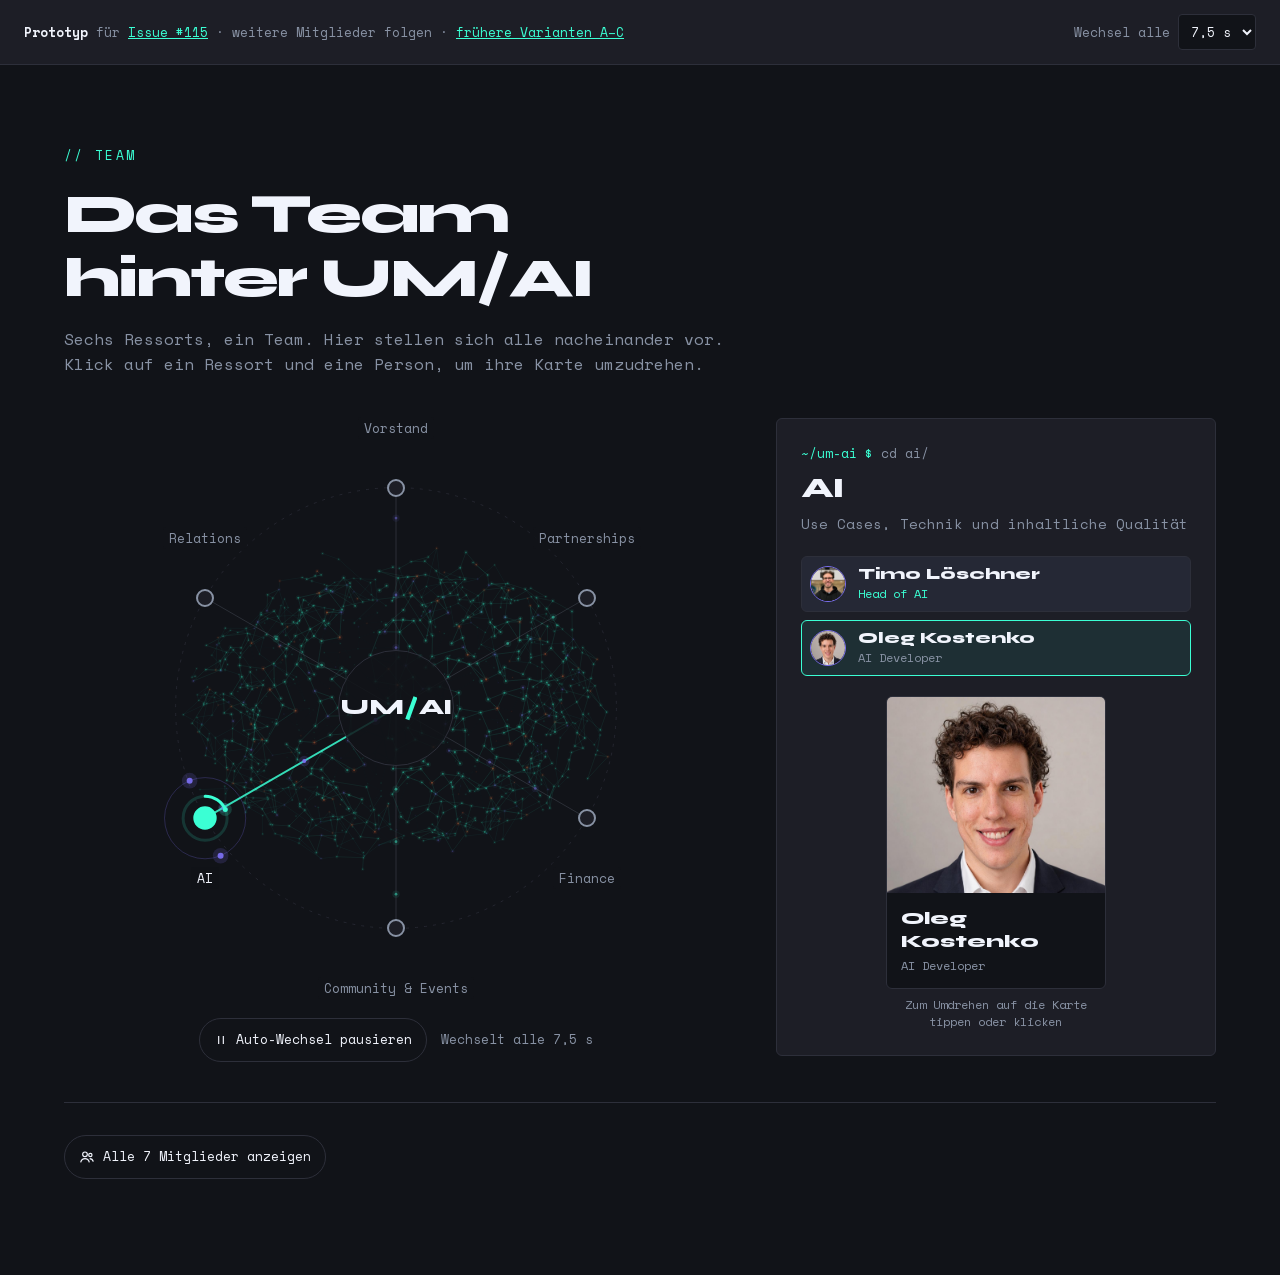
<file: index.html>
<!doctype html>
<html lang="de">
<head>
<meta charset="utf-8">
<meta name="viewport" content="width=device-width, initial-scale=1">
<title>UM/AI Team-Seite · Prototyp</title>
<meta name="theme-color" content="#111318">
<link rel="stylesheet" href="team.css?v=9">
</head>
<body>

<!-- Leiste nur für die Vorstellung im Team, gehört nicht zum Design. -->
<aside class="proto" aria-label="Prototyp-Einstellungen">
  <p class="proto__text"><strong>Prototyp</strong> für <a href="https://github.com/UM-AI-ORG/Mannheim-AI-Website/issues/115">Issue #115</a> · weitere Mitglieder folgen · <a href="varianten.html">frühere Varianten A–C</a></p>
  <div class="proto__regler">
    <label class="proto__feld">Wechsel alle
      <select id="optIntervall">
        <option value="5">5 s</option>
        <option value="7.5" selected>7,5 s</option>
        <option value="10">10 s</option>
      </select>
    </label>
  </div>
</aside>

<main class="seite">
  <section class="team" aria-labelledby="team-titel">
    <div class="team__kopf">
      <p class="label">// team</p>
      <h2 id="team-titel" class="titel">Das Team hinter UM/AI</h2>
      <p class="intro">Sechs Ressorts, ein Team. Hier stellen sich alle nacheinander vor. Klick auf ein Ressort und eine Person, um ihre Karte umzudrehen.</p>
    </div>

    <div class="buehne" id="buehne">
      <div class="orbit-spalte">
        <div class="orbit" id="orbit">
          <canvas class="orbit__netz" id="netz" aria-hidden="true"></canvas>
          <div class="orbit__hub" aria-hidden="true"><span>UM</span><svg width="12" height="26" viewBox="0 0 14 28"><rect x="5" y="0" width="5" height="28" fill="#3BFFD4" transform="rotate(20 7 14)"></rect></svg><span>AI</span></div>
          <div id="knoten" role="group" aria-label="Ressorts"></div>
        </div>
        <div class="steuerzeile">
          <button class="steuer" id="autoKnopf" type="button" aria-pressed="false">
            <svg class="icon-pause" width="14" height="14" viewBox="0 0 24 24" fill="none" stroke="currentColor" stroke-width="2" aria-hidden="true"><path d="M8 5v14M16 5v14"></path></svg>
            <svg class="icon-play" width="14" height="14" viewBox="0 0 24 24" fill="none" stroke="currentColor" stroke-width="2" aria-hidden="true"><path d="M7 4l13 8-13 8z"></path></svg>
            <span id="autoLabel">Auto-Wechsel pausieren</span>
          </button>
          <span class="steuerzeile__hinweis" id="autoHinweis">Wechselt alle 7,5 s</span>
        </div>
      </div>

      <div class="panel" id="panel">
        <div class="panel__kopf" id="panelKopf">
          <p class="terminal" aria-hidden="true"><span class="terminal__prompt">~/um-ai $</span> cd <span translate="no" id="teamSlug"></span></p>
          <h3 class="panel__titel" id="teamName"></h3>
          <p class="panel__text" id="teamText"></p>
        </div>
        <p class="leer" id="leer" hidden>Hier stellen sich bald die Mitglieder vor.</p>
        <div class="panel__inhalt" id="panelInhalt">
          <ul class="liste" id="liste" aria-label="Mitglieder"></ul>
          <div class="karten-spalte" id="kartenSpalte">
            <button class="karte" id="karte" type="button" aria-pressed="false" aria-describedby="karte-info">
              <span class="sr-only" id="karteAria"></span>
              <span class="karte__innen" aria-hidden="true">
                <span class="seite-v">
                  <span class="karte__bild">
                    <svg width="44" height="44" viewBox="0 0 24 24" fill="none" stroke="currentColor" stroke-width="1.2"><circle cx="12" cy="8" r="4"></circle><path d="M4 21c1.5-4 4.5-6 8-6s6.5 2 8 6"></path></svg>
                    <img class="foto" id="karteFoto" alt="" width="600" height="800" hidden>
                  </span>
                  <span class="karte__fuss">
                    <span class="karte__name" id="karteName"></span>
                    <span class="karte__rolle" id="karteRolle"></span>
                  </span>
                </span>
                <span class="seite-h">
                  <span class="karte__bild karte__bild--spass">
                    <svg width="36" height="36" viewBox="0 0 24 24" fill="none" stroke="currentColor" stroke-width="1.2"><path d="M12 3v4M12 17v4M3 12h4M17 12h4M6 6l2.5 2.5M15.5 15.5 18 18M6 18l2.5-2.5M15.5 8.5 18 6"></path></svg>
                    <span class="platzhalter">[SPASSBILD]</span>
                    <span class="spass" id="karteSpass" hidden><img class="s-basis" alt=""><span class="s-ton"></span><img class="s-geist" alt=""><span class="s-linien"></span><span class="s-punkte"></span><span class="s-strich"></span></span>
                  </span>
                  <span class="karte__fuss">
                    <span class="karte__label">fun fact</span>
                    <span class="karte__fakt" id="karteFakt"></span>
                  </span>
                </span>
              </span>
            </button>
            <p id="karte-info" class="sr-only"></p>
            <p class="hinweis">Zum Umdrehen auf die Karte tippen oder klicken</p>
          </div>
        </div>
      </div>
    </div>

    <div class="alle">
      <button class="steuer" id="alleKnopf" type="button" aria-expanded="false" aria-controls="alleBereich">
        <svg width="16" height="16" viewBox="0 0 24 24" fill="none" stroke="currentColor" stroke-width="1.8" aria-hidden="true"><circle cx="9" cy="8" r="3.5"></circle><path d="M2.5 20c1-3.5 3.6-5.5 6.5-5.5s5.5 2 6.5 5.5"></path><circle cx="17" cy="9" r="2.5"></circle><path d="M16 14.5c2.6 0 4.6 1.6 5.5 4.5"></path></svg>
        <span id="alleLabel">Alle Mitglieder anzeigen</span>
      </button>
      <div class="alle__bereich" id="alleBereich" hidden>
        <div class="suchzeile">
          <label for="suche" class="suchzeile__label">Suchen</label>
          <input id="suche" class="suche" type="search" placeholder="Name, Rolle oder Ressort…" autocomplete="off" spellcheck="false">
          <span class="suchzeile__zahl" id="trefferZahl" aria-live="polite"></span>
        </div>
        <p class="leer" id="keineTreffer" hidden></p>
        <ul class="raster" id="raster" aria-label="Alle Mitglieder"></ul>
      </div>
    </div>
  </section>
</main>

<script src="team.js?v=9" defer></script>
</body>
</html>
</file>
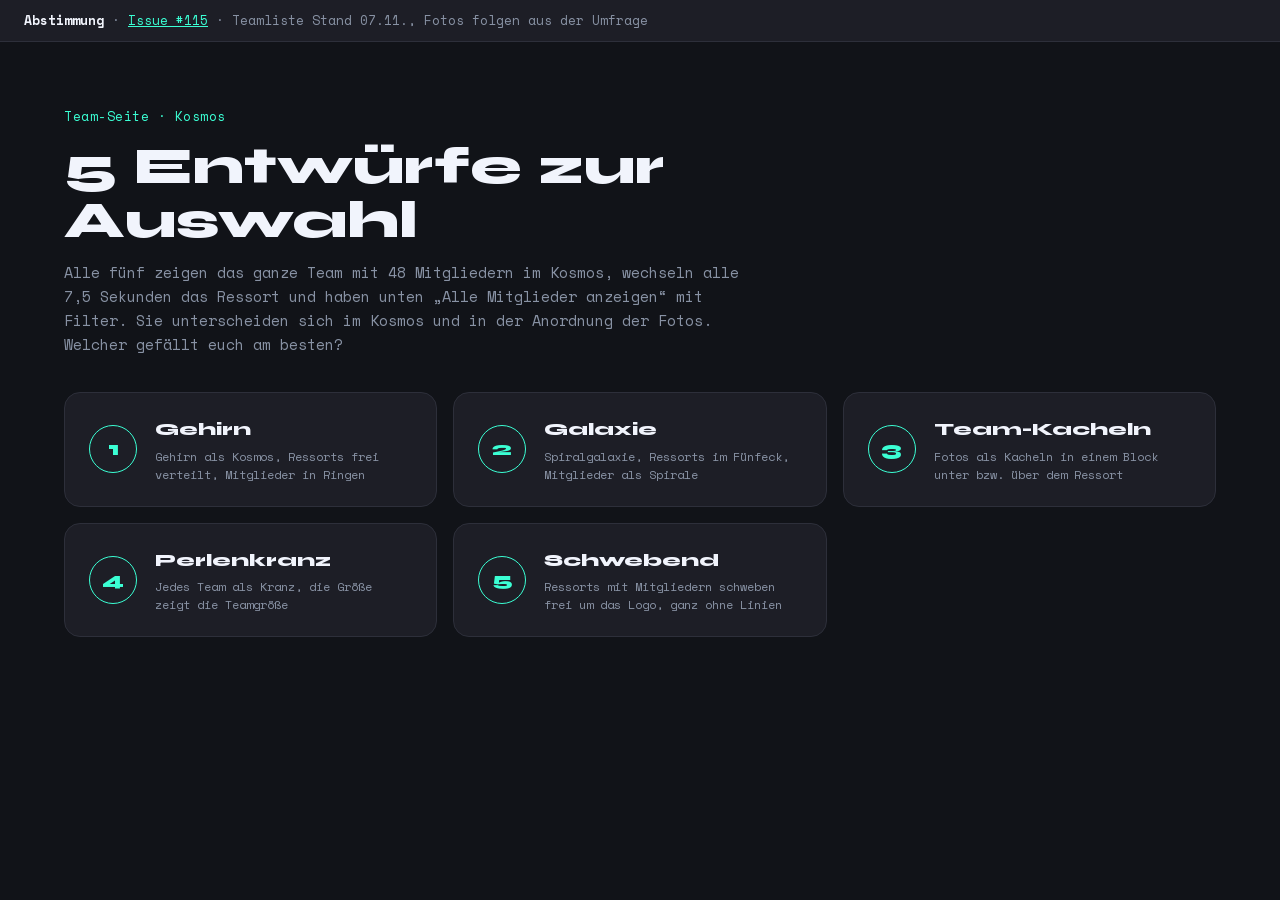
<file: ueberblick/index.html>
<!doctype html>
<html lang="de">
<head>
<meta charset="utf-8">
<meta name="viewport" content="width=device-width, initial-scale=1">
<title>UM/AI Team-Seite · 5 Kosmos-Entwürfe</title>
<meta name="description" content="Fünf Entwürfe für die Team-Seite von UM/AI zur Abstimmung.">
<meta name="theme-color" content="#111318">
<meta name="robots" content="noindex, nofollow">
<link rel="stylesheet" href="ueberblick.css?v=22">
</head>
<body>
<aside class="proto" aria-label="Entwürfe">
  <p><strong>Abstimmung</strong> · <a href="https://github.com/UM-AI-ORG/Mannheim-AI-Website/issues/115">Issue #115</a> · Teamliste Stand 07.11., Fotos folgen aus der Umfrage</p>
</aside>
<main class="seite">
  <div class="kopf">
    <div class="kopf__text">
      <p class="label">Team-Seite · Kosmos</p>
      <h1 class="titel">5 Entwürfe zur Auswahl</h1>
      <p class="intro">Alle fünf zeigen das ganze Team mit 48 Mitgliedern im Kosmos, wechseln alle 7,5 Sekunden das Ressort und haben unten „Alle Mitglieder anzeigen“ mit Filter. Sie unterscheiden sich im Kosmos und in der Anordnung der Fotos. Welcher gefällt euch am besten?</p>
    </div>
  </div>
  <ul class="u-liste">
    <li><a class="u-karte" href="c.html"><span class="u-nr">1</span><span><b>Gehirn</b><small>Gehirn als Kosmos, Ressorts frei verteilt, Mitglieder in Ringen</small></span></a></li>
    <li><a class="u-karte" href="c2.html"><span class="u-nr">2</span><span><b>Galaxie</b><small>Spiralgalaxie, Ressorts im Fünfeck, Mitglieder als Spirale</small></span></a></li>
    <li><a class="u-karte" href="c3.html"><span class="u-nr">3</span><span><b>Team-Kacheln</b><small>Fotos als Kacheln in einem Block unter bzw. über dem Ressort</small></span></a></li>
    <li><a class="u-karte" href="c4.html"><span class="u-nr">4</span><span><b>Perlenkranz</b><small>Jedes Team als Kranz, die Größe zeigt die Teamgröße</small></span></a></li>
    <li><a class="u-karte" href="c5.html"><span class="u-nr">5</span><span><b>Schwebend</b><small>Ressorts mit Mitgliedern schweben frei um das Logo, ganz ohne Linien</small></span></a></li>
  </ul>
</main>
</body>
</html>
</file>
<file: team.css>
/* UM/AI Team-Seite, Prototyp (Issue #115). Tokens 1:1 aus styles.css der Website. */
@font-face { font-family: 'Syne'; font-weight: 800; font-display: swap; src: url('assets/fonts/Syne-800-latin.woff2') format('woff2'); }
@font-face { font-family: 'Space Mono'; font-weight: 400; font-display: swap; src: url('assets/fonts/SpaceMono-400.woff2') format('woff2'); }
@font-face { font-family: 'Space Mono'; font-weight: 700; font-display: swap; src: url('assets/fonts/SpaceMono-700.woff2') format('woff2'); }

:root {
  color-scheme: dark;
  --mai-bg: #111318;
  --mai-surface-1: #1D1E26;
  --mai-surface-2: #252835;
  --mai-border: #2D2F3A;
  --mai-cyan: #3BFFD4;
  --mai-violet: #7B6FF0;
  --mai-text: #F1F4FC;
  --mai-text-sec: #8892A4;
  --mai-cyan-08: rgba(59, 255, 212, 0.08);
  --mai-violet-14: rgba(123, 111, 240, 0.14);
  --mai-font-display: 'Syne', 'Space Mono', system-ui, sans-serif;
  --mai-font-mono: 'Space Mono', ui-monospace, monospace;
}

* { box-sizing: border-box; }
/* Eigene display-Regeln würden sonst das hidden-Attribut überstimmen. */
[hidden] { display: none !important; }
body { margin: 0; background: var(--mai-bg); color: var(--mai-text); font-family: var(--mai-font-mono); font-size: 16px; line-height: 1.6; }
a { color: var(--mai-cyan); }
a:hover { color: var(--mai-text); }
button, input, select { font: inherit; color: inherit; }
button { cursor: pointer; touch-action: manipulation; }
:focus-visible { outline: 2px solid var(--mai-cyan); outline-offset: 3px; }
.sr-only { position: absolute; width: 1px; height: 1px; padding: 0; margin: -1px; overflow: hidden; clip: rect(0, 0, 0, 0); white-space: nowrap; border: 0; }

/* Prototyp-Leiste */
.proto { display: flex; flex-wrap: wrap; gap: 8px 24px; align-items: center; justify-content: space-between; padding: 10px 24px; background: var(--mai-surface-1); border-bottom: 1px solid var(--mai-border); font-size: 13px; color: var(--mai-text-sec); }
.proto__text { margin: 0; }
.proto__text strong { color: var(--mai-text); }
.proto__regler { display: flex; flex-wrap: wrap; gap: 8px 20px; }
.proto__feld { display: inline-flex; align-items: center; gap: 8px; min-height: 44px; }
.proto__feld input { width: 18px; height: 18px; accent-color: var(--mai-cyan); }
.proto__feld select { background: var(--mai-bg); color: var(--mai-text); border: 1px solid var(--mai-border); border-radius: 4px; padding: 6px 8px; }

/* Seite */
.seite { padding: 80px 24px 96px; }
.team { max-width: 1152px; margin: 0 auto; display: flex; flex-direction: column; gap: 40px; }
.team__kopf { display: flex; flex-direction: column; gap: 16px; max-width: 680px; }
.label { margin: 0; font-size: 13px; letter-spacing: 0.18em; text-transform: uppercase; color: var(--mai-cyan); }
.titel { margin: 0; font-family: var(--mai-font-display); font-weight: 800; font-size: clamp(26px, 5vw, 56px); line-height: 1.15; letter-spacing: -0.045em; text-wrap: balance; }
.intro { margin: 0; color: var(--mai-text-sec); }

.buehne { display: flex; flex-wrap: wrap; gap: 48px; align-items: flex-start; }

/* Orbit */
.orbit-spalte { flex: 999 1 440px; min-width: 0; display: flex; flex-direction: column; align-items: center; gap: 20px; }
.orbit { position: relative; width: 100%; max-width: 580px; aspect-ratio: 1; container-type: inline-size; }
.orbit__netz { position: absolute; inset: 0; width: 100%; height: 100%; display: block; }
.orbit__hub { position: absolute; left: 50%; top: 50%; transform: translate(-50%, -50%); width: 20%; aspect-ratio: 1; border-radius: 50%; background: rgba(17, 19, 24, 0.85); border: 1px solid var(--mai-border); display: flex; align-items: center; justify-content: center; gap: 2px; font-family: var(--mai-font-display); font-weight: 800; font-size: clamp(13px, 2.6vw, 22px); letter-spacing: -0.03em; }

.knoten { position: absolute; transform: translate(-50%, -50%); width: 44px; height: 44px; display: flex; align-items: center; justify-content: center; background: none; border: 0; padding: 0; }
.knoten__punkt { width: 18px; height: 18px; border-radius: 50%; background: var(--mai-surface-1); border: 2px solid var(--mai-text-sec); transition: transform .3s, background-color .3s, border-color .3s; }
.knoten:hover .knoten__punkt { border-color: var(--mai-cyan); transform: scale(1.2); }
.knoten.ist-aktiv .knoten__punkt { background: var(--mai-cyan); border-color: var(--mai-cyan); transform: scale(1.3); }
.knoten__name { position: absolute; left: 50%; transform: translateX(-50%); font-size: 13px; line-height: 1.4; color: var(--mai-text-sec); white-space: nowrap; background: rgba(17, 19, 24, 0.85); padding: 2px 6px; border-radius: 3px; transition: color .3s; }
.knoten.ist-aktiv .knoten__name { color: var(--mai-text); }
.name-oben .knoten__name { bottom: calc(50% + 7cqw + 8px); }
.name-unten .knoten__name { top: calc(50% + 7cqw + 8px); }

.steuerzeile { display: flex; flex-wrap: wrap; align-items: center; justify-content: center; gap: 8px 14px; }
.steuerzeile__hinweis { font-size: 13px; color: var(--mai-text-sec); }
.steuer { display: inline-flex; align-items: center; gap: 8px; background: transparent; border: 1px solid var(--mai-border); border-radius: 999px; padding: 8px 14px; min-height: 44px; font-size: 13px; color: var(--mai-text); transition: border-color .2s; }
.steuer:hover { border-color: var(--mai-text-sec); }
.steuer .icon-play { display: none; }
.steuer[aria-pressed="true"] .icon-play { display: block; }
.steuer[aria-pressed="true"] .icon-pause { display: none; }

/* Panel */
.panel { flex: 1 1 440px; min-width: 0; display: flex; flex-direction: column; gap: 20px; border: 1px solid var(--mai-border); border-radius: 6px; background: var(--mai-surface-1); padding: 24px; scroll-margin-top: 24px; }
.panel__kopf { display: flex; flex-direction: column; gap: 8px; }
.terminal { margin: 0; font-size: 13px; color: var(--mai-text-sec); }
.terminal__prompt { color: var(--mai-cyan); }
.panel__titel { margin: 0; font-family: var(--mai-font-display); font-weight: 800; font-size: 28px; line-height: 1.2; letter-spacing: -0.03em; }
.panel__text { margin: 0; font-size: 14px; color: var(--mai-text-sec); }
.panel__inhalt { display: flex; flex-wrap: wrap; gap: 20px; align-items: flex-start; }
.leer { margin: 0; padding: 20px; border: 1px dashed var(--mai-border); border-radius: 6px; font-size: 14px; color: var(--mai-text-sec); }

.liste { flex: 1 1 180px; min-width: 0; list-style: none; margin: 0; padding: 0; display: flex; flex-direction: column; gap: 8px; }
.eintrag { display: flex; align-items: center; gap: 12px; width: 100%; min-height: 44px; padding: 8px; border: 1px solid var(--mai-border); border-radius: 6px; background: var(--mai-surface-2); text-align: left; transition: border-color .2s, background-color .2s; }
.eintrag:hover { border-color: var(--mai-text-sec); }
.eintrag.ist-aktiv { border-color: var(--mai-cyan); background: var(--mai-cyan-08); }
.avatar { width: 36px; height: 36px; flex: none; position: relative; overflow: hidden; border-radius: 50%; background: var(--mai-bg); border: 1px solid var(--mai-violet); display: flex; align-items: center; justify-content: center; color: var(--mai-text-sec); }
.avatar img { position: absolute; inset: 0; width: 100%; height: 100%; object-fit: cover; object-position: 50% 20%; }
.eintrag__text { display: flex; flex-direction: column; gap: 2px; min-width: 0; }
.eintrag__name { display: flex; align-items: center; gap: 6px; font-family: var(--mai-font-display); font-weight: 800; font-size: 15px; line-height: 1.3; overflow-wrap: anywhere; }
.eintrag__rolle { font-size: 12px; line-height: 1.4; color: var(--mai-text-sec); }
.rolle--head { color: var(--mai-cyan); }

/* Karte */
.karten-spalte { flex: 0 1 220px; min-width: 180px; margin: 0 auto; display: flex; flex-direction: column; gap: 8px; }
.karte { background: none; border: 0; padding: 0; perspective: 1200px; text-align: left; aspect-ratio: 3 / 4; width: 100%; display: block; }
.karte__innen { position: relative; display: block; width: 100%; height: 100%; transform-style: preserve-3d; transition: transform .6s cubic-bezier(.2, .7, .2, 1); }
.karte[aria-pressed="true"] .karte__innen { transform: rotateY(180deg); }
.seite-v, .seite-h { position: absolute; inset: 0; display: flex; flex-direction: column; backface-visibility: hidden; -webkit-backface-visibility: hidden; border: 1px solid var(--mai-border); border-radius: 6px; overflow: hidden; background: var(--mai-bg); }
.seite-h { transform: rotateY(180deg); border-color: var(--mai-violet); }
.karte__bild { flex: 1; min-height: 0; position: relative; display: flex; flex-direction: column; align-items: center; justify-content: center; gap: 6px; background: var(--mai-surface-2); color: var(--mai-text-sec); }
.karte__bild--spass { background: var(--mai-violet-14); color: var(--mai-violet); }
.platzhalter { font-size: 11px; letter-spacing: 0.1em; }
.foto { position: absolute; inset: 0; width: 100%; height: 100%; object-fit: cover; object-position: 50% 20%; }
.karte__fuss { display: flex; flex-direction: column; gap: 4px; padding: 14px; }
.karte__name { font-family: var(--mai-font-display); font-weight: 800; font-size: 18px; line-height: 1.3; overflow-wrap: anywhere; }
.karte__rolle { font-size: 12px; line-height: 1.4; color: var(--mai-text-sec); }
.karte__label { font-size: 11px; letter-spacing: 0.18em; text-transform: uppercase; color: var(--mai-violet); }
.karte__fakt { font-size: 13px; line-height: 1.4; }
.hinweis { margin: 0; font-size: 12px; line-height: 1.4; color: var(--mai-text-sec); text-align: center; }

/* Spaßbild: CSS-Effekt nur für den Prototyp, später echte Bilder aus dem Spaßbild-Skill */
.spass { position: absolute; inset: 0; overflow: hidden; background: var(--mai-bg); }
.spass img { position: absolute; inset: 0; width: 100%; height: 100%; object-fit: cover; object-position: 50% 20%; }
.s-basis { filter: grayscale(1) contrast(1.6) brightness(1.05); }
.s-ton { position: absolute; inset: 0; background: var(--mai-cyan); mix-blend-mode: multiply; }
.s-geist { filter: grayscale(1) contrast(2) brightness(1.1); mix-blend-mode: screen; opacity: .45; transform: translateX(-8px); }
.s-linien { position: absolute; inset: 0; background: repeating-linear-gradient(0deg, rgba(17, 19, 24, .35) 0 2px, transparent 2px 5px); }
.s-punkte { position: absolute; inset: 0; background-image: radial-gradient(rgba(241, 244, 252, .55) 1px, transparent 1.5px); background-size: 20px 20px; mix-blend-mode: overlay; }
.s-strich { position: absolute; left: 10px; bottom: 10px; width: 8px; height: 36px; background: var(--mai-cyan); transform: rotate(20deg); }

/* Alle Mitglieder */
.alle { display: flex; flex-direction: column; align-items: flex-start; gap: 20px; border-top: 1px solid var(--mai-border); padding-top: 32px; }
.alle__bereich { width: 100%; display: flex; flex-direction: column; gap: 16px; }
.suchzeile { display: flex; flex-wrap: wrap; gap: 10px 14px; align-items: center; }
.suchzeile__label, .suchzeile__zahl { font-size: 13px; color: var(--mai-text-sec); }
.suche { flex: 1 1 240px; min-width: 0; min-height: 44px; padding: 10px 14px; font-size: 16px; color: var(--mai-text); background: var(--mai-bg); border: 1px solid var(--mai-border); border-radius: 6px; }
.suche::placeholder { color: var(--mai-text-sec); }
.suche:focus-visible { outline-offset: 2px; border-color: var(--mai-cyan); }
.raster { list-style: none; margin: 0; padding: 0; display: grid; grid-template-columns: repeat(auto-fill, minmax(min(240px, 100%), 1fr)); gap: 10px; }

/* Wechsel-Animation im Panel: zwei gleiche Keyframes, damit sie bei jedem Wechsel neu startet */
.rein-a > * { animation: rein-a .55s cubic-bezier(.2, .7, .2, 1) both; }
.rein-b > * { animation: rein-b .55s cubic-bezier(.2, .7, .2, 1) both; }
.rein-a > :nth-child(2), .rein-b > :nth-child(2) { animation-delay: 60ms; }
.rein-a > :nth-child(3), .rein-b > :nth-child(3) { animation-delay: 120ms; }
.rein-a > :nth-child(4), .rein-b > :nth-child(4) { animation-delay: 180ms; }
.rein-a > :nth-child(5), .rein-b > :nth-child(5) { animation-delay: 240ms; }
.rein-a > :nth-child(6), .rein-b > :nth-child(6) { animation-delay: 300ms; }
@keyframes rein-a { from { opacity: 0; transform: translateY(14px); } to { opacity: 1; transform: none; } }
@keyframes rein-b { from { opacity: 0; transform: translateY(14px); } to { opacity: 1; transform: none; } }

@media (max-width: 520px) {
  .knoten__name { font-size: 11px; }
  .name-links .knoten__name { left: 0; transform: none; }
  .name-rechts .knoten__name { left: auto; right: 0; transform: none; }
  .seite { padding-top: 48px; }
}

@media (prefers-reduced-motion: reduce) {
  .knoten__punkt, .knoten__name, .karte__innen, .eintrag, .steuer { transition: none; }
  .rein-a > *, .rein-b > * { animation: none; }
}
</file>
<file: ueberblick/ueberblick.css>
/* UM/AI Team-Seite, Entwürfe „Überblick“ (Issue #115). Tokens 1:1 aus styles.css der Website. */
@font-face { font-family: 'Syne'; font-weight: 800; font-display: swap; src: url('../assets/fonts/Syne-800-latin.woff2') format('woff2'); }
@font-face { font-family: 'Space Mono'; font-weight: 400; font-display: swap; src: url('../assets/fonts/SpaceMono-400.woff2') format('woff2'); }
@font-face { font-family: 'Space Mono'; font-weight: 700; font-display: swap; src: url('../assets/fonts/SpaceMono-700.woff2') format('woff2'); }

:root {
  color-scheme: dark;
  --bg: #111318; --s1: #1D1E26; --s2: #252835; --rand: #2D2F3A; --rand-stark: #6A7184; --deko: #3D4555;
  --cyan: #3BFFD4; --cyan-14: rgba(59, 255, 212, 0.14); --linie: rgba(59, 255, 212, 0.45);
  --text: #F1F4FC; --sek: #8892A4;
  --display: 'Syne', 'Space Mono', system-ui, sans-serif;
  --mono: 'Space Mono', ui-monospace, monospace;
}
* { box-sizing: border-box; }
[hidden] { display: none !important; }
body { margin: 0; background: var(--bg); color: var(--text); font-family: var(--mono); font-size: 15px; line-height: 1.6; }
a { color: var(--cyan); }
a:hover { color: var(--text); }
button, input { font: inherit; color: inherit; }
button { cursor: pointer; touch-action: manipulation; }
:focus-visible { outline: 2px solid var(--cyan); outline-offset: 3px; }
.sr-only { position: absolute; width: 1px; height: 1px; margin: -1px; overflow: hidden; clip: rect(0, 0, 0, 0); white-space: nowrap; border: 0; }
img { display: block; }

/* Leiste nur für die Abstimmung, gehört nicht zum Design */
.proto { display: flex; flex-wrap: wrap; gap: 8px 24px; align-items: center; justify-content: space-between; padding: 10px 24px; background: var(--s1); border-bottom: 1px solid var(--rand); font-size: 13px; color: var(--sek); }
.proto p { margin: 0; }
.proto strong { color: var(--text); }
.proto nav { display: flex; flex-wrap: wrap; gap: 6px; }
.proto nav a { display: inline-flex; align-items: center; min-height: 36px; padding: 0 12px; border-radius: 999px; border: 1px solid var(--rand-stark); color: var(--text); text-decoration: none; }
.proto nav a[aria-current="page"] { background: var(--cyan); border-color: var(--cyan); color: var(--bg); font-weight: 700; }

.seite { max-width: 1280px; margin: 0 auto; padding: 64px 64px 96px; }
.kopf { display: flex; flex-wrap: wrap; justify-content: space-between; align-items: flex-end; gap: 24px 48px; margin-bottom: 36px; }
.kopf__text { display: flex; flex-direction: column; gap: 12px; max-width: 700px; }
.label { margin: 0; font-size: 13px; color: var(--cyan); letter-spacing: 0.04em; }
.titel { margin: 0; font-family: var(--display); font-weight: 800; font-size: clamp(34px, 5vw, 52px); line-height: 1.05; }
.intro { margin: 0; color: var(--sek); }
.rolle { font-size: 11px; line-height: 1.35; color: var(--sek); }
.rolle.hervor { color: var(--cyan); }
.name-ph { color: var(--sek); }
.platzhalter { display: flex; align-items: center; justify-content: center; background: var(--s2); color: var(--sek); }

/* Chips und Suche (B, D) */
.chips { display: flex; flex-wrap: wrap; gap: 8px; }
.chip { min-height: 44px; padding: 0 16px; border-radius: 999px; border: 1px solid var(--rand-stark); background: transparent; color: var(--text); font-size: 13px; }
.chip[aria-pressed="true"] { background: var(--cyan); border-color: var(--cyan); color: var(--bg); }
.chip .zahl { opacity: 0.7; margin-left: 4px; }
.suche { display: flex; align-items: center; gap: 10px; min-height: 44px; padding: 0 14px; border: 1px solid var(--rand-stark); border-radius: 999px; width: 260px; max-width: 100%; }
.suche input { flex: 1; min-width: 0; background: transparent; border: 0; outline: none; font-size: 13px; }
.suche input::placeholder { color: var(--sek); }
.suche:focus-within { border-color: var(--cyan); }

.abschluss { margin-top: 40px; display: flex; flex-wrap: wrap; justify-content: space-between; align-items: center; gap: 16px 24px; padding: 24px 28px; border-radius: 14px; background: var(--s1); border: 1px solid var(--rand); }
.abschluss h3 { margin: 0 0 4px; font-family: var(--display); font-size: 22px; }
.abschluss p { margin: 0; font-size: 13px; color: var(--sek); }
.knopf { display: inline-flex; align-items: center; min-height: 44px; padding: 0 20px; border-radius: 999px; background: var(--cyan); color: var(--bg); font-weight: 700; font-size: 13px; text-decoration: none; }
.knopf:hover { color: var(--bg); background: var(--text); }

@media (max-width: 720px) {
  .seite { padding: 40px 16px 72px; }
  .proto { padding: 10px 16px; }
}

.b-name { font-family: var(--display); font-size: 12px; line-height: 1.2; }
/* ── C · Kosmos-Netz (Timos Idee: Logo mit Vorstand in der Mitte, Ressorts schweben frei im Kosmos) ── */
@keyframes c-schweben {
  0% { transform: translate(-50%, -50%) translate(0, 0); }
  50% { transform: translate(-50%, -50%) translate(5px, -8px); }
  100% { transform: translate(-50%, -50%) translate(-4px, 4px); }
}
@keyframes c-auftauchen { from { opacity: 0; } to { opacity: 1; } }
@keyframes c-puls { 0% { transform: scale(1); opacity: .55; } 100% { transform: scale(1.8); opacity: 0; } }
.c-buehne { display: flex; gap: 32px; align-items: flex-start; }
.c-netz { position: relative; width: 720px; max-width: 100%; aspect-ratio: 720 / 760; flex: none; }
.c-kosmos { position: absolute; left: -8%; top: -6%; width: 116%; height: 112%; pointer-events: none; }
.c-cluster { position: absolute; width: 33.333%; aspect-ratio: 1; transform: translate(-50%, -50%); animation: c-schweben 9s ease-in-out infinite alternate, c-auftauchen 0.9s ease-out both; pointer-events: none; }
.c-cluster > * { pointer-events: auto; }
.c-cluster svg { position: absolute; inset: 0; width: 100%; height: 100%; overflow: visible; pointer-events: none; }
.c-cluster line { stroke: #3BFFD4; stroke-opacity: 0.2; stroke-width: 1; transition: stroke-opacity 0.3s; }
.c-cluster line.kette { stroke-opacity: 0.12; }
.c-cluster.aktiv line { stroke-opacity: 0.6; }
.c-cluster.aktiv line.kette { stroke-opacity: 0.35; }
.c-ressort { position: absolute; z-index: 1; width: 21.7%; aspect-ratio: 1; border-radius: 50%; background: var(--s1); border: 1px solid var(--cyan); color: var(--cyan); font-weight: 700; font-size: clamp(9px, 1.6vw, 12px); padding: 0; transform: translate(-50%, -50%); box-shadow: 0 0 0 6px rgba(59, 255, 212, 0.06), 0 0 24px rgba(59, 255, 212, 0.2); transition: background 0.2s, color 0.2s; }
.c-ressort[aria-pressed="true"] { background: var(--cyan); color: var(--bg); }
.c-label { position: absolute; left: 50%; z-index: 3; width: max-content; transform: translate(-50%, -50%); padding: 2px 10px; border-radius: 999px; background: rgba(17, 19, 24, 0.9); border: 1px solid transparent; text-align: center; font-family: var(--display); font-size: 13px; line-height: 1.35; color: var(--sek); pointer-events: none; white-space: nowrap; }
.c-cluster.aktiv .c-label, .c-hub.aktiv .c-label { color: var(--text); border-color: rgba(59, 255, 212, 0.5); }
.c-knoten { position: absolute; z-index: 2; width: 13.3%; aspect-ratio: 1; padding: 0; border-radius: 50%; overflow: hidden; background: var(--s2); border: 1px solid var(--rand-stark); transform: translate(-50%, -50%); transition: border-color 0.2s; }
.c-cluster.aktiv .c-knoten, .c-hub.aktiv .c-knoten { border-color: var(--cyan); }
.c-knoten.gewaehlt { border: 3px solid var(--cyan) !important; }
.c-knoten img, .c-knoten .platzhalter { width: 100%; height: 100%; object-fit: cover; font-size: clamp(7px, 1.1vw, 10px); font-weight: 700; color: var(--text); background: var(--s2); letter-spacing: 0.02em; }
.c-hub { position: absolute; width: 27.8%; aspect-ratio: 1; transform: translate(-50%, -50%); }
.c-hub svg { position: absolute; inset: 0; width: 100%; height: 100%; overflow: visible; pointer-events: none; }
.c-hub line { stroke: #3BFFD4; stroke-opacity: 0.3; }
.c-hub__logo { position: absolute; left: 50%; top: 50%; z-index: 1; width: 46%; aspect-ratio: 1; transform: translate(-50%, -50%); padding: 0; border-radius: 50%; background: var(--s1); border: 1px solid var(--cyan); color: var(--text); font-family: var(--display); font-size: clamp(10px, 1.35vw, 16px); white-space: nowrap; overflow: hidden; display: flex; align-items: center; justify-content: center; box-shadow: 0 0 40px rgba(59, 255, 212, 0.25); transition: background 0.2s, color 0.2s; }
.c-hub__logo span { color: var(--cyan); }
.c-hub__logo[aria-pressed="true"] { background: var(--cyan); color: var(--bg); }
.c-hub__logo[aria-pressed="true"] span { color: var(--bg); }
.c-hub__puls { position: absolute; left: 50%; top: 50%; width: 46%; aspect-ratio: 1; margin: -23% 0 0 -23%; border-radius: 50%; border: 1px solid var(--cyan); animation: c-puls 2.8s ease-out infinite; pointer-events: none; }
.c-hub .c-knoten { width: 16%; }
.c-hub .c-label { top: 90%; }
.c-panel { flex: 1; min-width: 0; display: flex; flex-direction: column; gap: 10px; }
.c-panel__kopf { display: flex; justify-content: space-between; align-items: baseline; gap: 12px; }
.c-panel h3 { margin: 0; font-family: var(--display); font-size: 24px; }
.c-panel__zahl { font-size: 12px; color: var(--sek); white-space: nowrap; }
.c-panel__desc { margin: 0 0 6px; font-size: 12px; line-height: 1.5; color: var(--sek); }
.c-karten { list-style: none; margin: 0; padding: 0; display: grid; grid-template-columns: repeat(3, minmax(0, 1fr)); gap: 16px 12px; }
.c-karte { width: 100%; padding: 0; border: 0; background: transparent; text-align: left; display: flex; flex-direction: column; gap: 6px; }
.c-flip { display: block; width: 100%; aspect-ratio: 1; perspective: 600px; }
.c-flip__innen { display: block; position: relative; width: 100%; height: 100%; transform-style: preserve-3d; transition: transform 0.5s; }
.c-karte.gedreht .c-flip__innen { transform: rotateY(180deg); }
.c-seite { position: absolute; inset: 0; backface-visibility: hidden; -webkit-backface-visibility: hidden; border-radius: 10px; overflow: hidden; border: 1px solid var(--rand); background: var(--s1); display: flex; align-items: center; justify-content: center; }
.c-karte.gewaehlt .c-seite--vorne { border: 2px solid var(--cyan); }
.c-seite img { width: 100%; height: 100%; object-fit: cover; object-position: center 20%; }
.c-seite .platzhalter { width: 100%; height: 100%; background: var(--s1); font-family: var(--display); font-size: 20px; color: var(--sek); }
.c-seite--hinten { transform: rotateY(180deg); background: var(--s2); border-color: var(--cyan); flex-direction: column; gap: 4px; font-size: 10px; color: var(--sek); text-align: center; padding: 6px; }
.c-karte .b-name { font-size: 12px; line-height: 1.25; text-wrap: balance; overflow-wrap: break-word; }
.c-karte .rolle { font-size: 10.5px; text-wrap: balance; }
@media (max-width: 1100px) { .c-buehne { flex-direction: column; } .c-netz { margin: 0 auto; } .c-panel { width: 100%; } .c-karten { grid-template-columns: repeat(auto-fill, minmax(140px, 1fr)); } }
@media (max-width: 720px) { .c-label { font-size: 10px; } .c-kosmos { left: 0; top: 0; width: 100%; height: 100%; } }
@media (prefers-reduced-motion: reduce) { .c-cluster, .c-hub__puls { animation: none; } .c-flip__innen { transition: none; } }


/* C · Steuerung, AI-Teams, alle Mitglieder (08.11.) */
.c-links { flex: none; width: 720px; max-width: 100%; display: flex; flex-direction: column; gap: 14px; }
.c-links .c-netz { width: 100%; }
.c-steuerung { display: flex; align-items: center; gap: 12px; padding-left: 4px; font-size: 12px; color: var(--sek); }
.c-steuerung__knopf { min-height: 36px; min-width: 76px; padding: 0 14px; border-radius: 999px; border: 1px solid var(--rand-stark); background: transparent; color: var(--text); font-size: 12px; }
.c-steuerung__knopf:hover { border-color: var(--cyan); }
.c-steuerung__spur { flex: 1; max-width: 220px; height: 2px; border-radius: 2px; background: var(--rand); overflow: hidden; }
.c-steuerung__balken { display: block; height: 100%; background: var(--cyan); transform-origin: left center; transform: scaleX(0); }
.c-steuerung.steht .c-steuerung__spur { opacity: 0.4; }
.c-team { margin: 4px 0 8px; font-size: 11px; color: var(--sek); letter-spacing: 0.04em; }
.c-team--strich { margin-top: 18px; padding-top: 10px; border-top: 1px solid var(--rand); }
.c-alle { margin-top: 40px; display: flex; flex-direction: column; align-items: flex-start; gap: 20px; }
.c-alle__knopf { min-height: 48px; padding: 0 24px; border-radius: 999px; border: 1px solid var(--cyan); background: transparent; color: var(--text); font-weight: 700; font-size: 14px; }
.c-alle__knopf:hover, .c-alle__knopf[aria-expanded="true"] { background: var(--cyan); color: var(--bg); }
.c-alle__bereich { width: 100%; display: flex; flex-direction: column; gap: 12px; }
.c-alle__leiste { display: flex; flex-wrap: wrap; justify-content: space-between; align-items: center; gap: 12px 16px; padding: 14px 0; border-top: 1px solid var(--rand); border-bottom: 1px solid var(--rand); }
.c-alle__treffer { margin: 0; font-size: 12px; color: var(--sek); }
.c-alle__leer { margin: 0; font-size: 13px; color: var(--sek); }
.c-alle__raster { list-style: none; margin: 0; padding: 0; display: grid; grid-template-columns: repeat(auto-fill, minmax(230px, 1fr)); gap: 8px 16px; }
.c-person { width: 100%; display: flex; align-items: center; gap: 12px; padding: 8px 10px; border: 1px solid transparent; border-radius: 12px; background: transparent; color: var(--text); text-align: left; }
.c-person:hover { background: var(--s1); border-color: var(--rand); }
.c-person__foto { width: 44px; height: 44px; flex: none; border-radius: 50%; object-fit: cover; border: 1px solid var(--rand); font-family: var(--display); font-size: 13px; }
.c-person__text { display: flex; flex-direction: column; gap: 1px; min-width: 0; }
.c-person .b-name { font-size: 13px; }
.c-person__ressort { font-size: 11px; color: var(--sek); }
@media (max-width: 1100px) { .c-links { width: 100%; max-width: 720px; margin: 0 auto; } }
.c-legende { display: none; margin: 0; padding-left: 4px; font-size: 11px; line-height: 1.7; color: var(--sek); }
.c-legende b { color: var(--cyan); font-weight: 700; margin-right: 4px; }
@media (max-width: 600px) { .c-cluster .c-label, .c-hub .c-label { display: none; } .c-legende { display: block; } }
/* Sonnensystem: Position kommt aus dem Skript, kein Schweben per CSS */
.c-cluster--orbit { animation: c-auftauchen 0.9s ease-out both; }
.c-cluster circle.bahn { fill: none; stroke: #3BFFD4; stroke-opacity: 0.12; stroke-dasharray: 2 4; }
.c-links .c-alle__knopf { align-self: flex-start; margin-top: 4px; }
/* Schlichte Entwürfe (3, 4): kein Schweben, kein Puls */
.c-netz--schlicht .c-cluster { animation: c-auftauchen 0.9s ease-out both; }
.c-netz--schlicht .c-hub__puls { display: none; }
/* Team-Kacheln und Perlenkranz (Entwürfe 3 und 4) */
.c-knoten--kachel { border-radius: 9px; }
.c-cluster rect.rahmen { fill: rgba(17, 19, 24, 0.55); stroke: #3BFFD4; stroke-opacity: 0.18; }
.c-cluster.aktiv rect.rahmen { stroke-opacity: 0.5; }
.c-cluster circle.kranz { fill: none; stroke: #3BFFD4; stroke-opacity: 0.25; stroke-width: 1.5; }
.c-cluster.aktiv circle.kranz { stroke-opacity: 0.6; }
/* Beschriftung: etwas mehr Innenabstand, damit oben nichts angeschnitten wirkt */
.c-label { padding: 4px 11px 3px; line-height: 1.45; }
/* Schwebend (Entwurf 5): weiteres, ruhiges Schweben um das Logo */
@keyframes c-schweben-weit {
  0% { transform: translate(-50%, -50%) translate(0, 0); }
  33% { transform: translate(-50%, -50%) translate(9px, -12px); }
  66% { transform: translate(-50%, -50%) translate(-8px, -4px); }
  100% { transform: translate(-50%, -50%) translate(4px, 10px); }
}
.c-netz--schwebend .c-cluster { animation-name: c-schweben-weit, c-auftauchen; }
.c-netz--schwebend .c-hub { animation: c-schweben-weit 14s ease-in-out infinite alternate; }
@media (prefers-reduced-motion: reduce) { .c-netz--schwebend .c-cluster, .c-netz--schwebend .c-hub { animation: none; } }
/* Übersicht */
.u-liste { list-style: none; margin: 0; padding: 0; display: grid; grid-template-columns: repeat(auto-fill, minmax(300px, 1fr)); gap: 16px; }
.u-karte { display: flex; align-items: center; gap: 18px; padding: 22px 24px; border-radius: 16px; background: var(--s1); border: 1px solid var(--rand); color: var(--text); text-decoration: none; transition: border-color 0.2s; }
.u-karte:hover { border-color: var(--cyan); color: var(--text); }
.u-nr { flex: none; width: 48px; height: 48px; border-radius: 50%; border: 1px solid var(--cyan); display: flex; align-items: center; justify-content: center; font-family: var(--display); font-weight: 800; font-size: 20px; color: var(--cyan); }
.u-karte b { display: block; font-family: var(--display); font-size: 18px; margin-bottom: 4px; }
.u-karte small { display: block; font-size: 12px; line-height: 1.5; color: var(--sek); }
</file>
